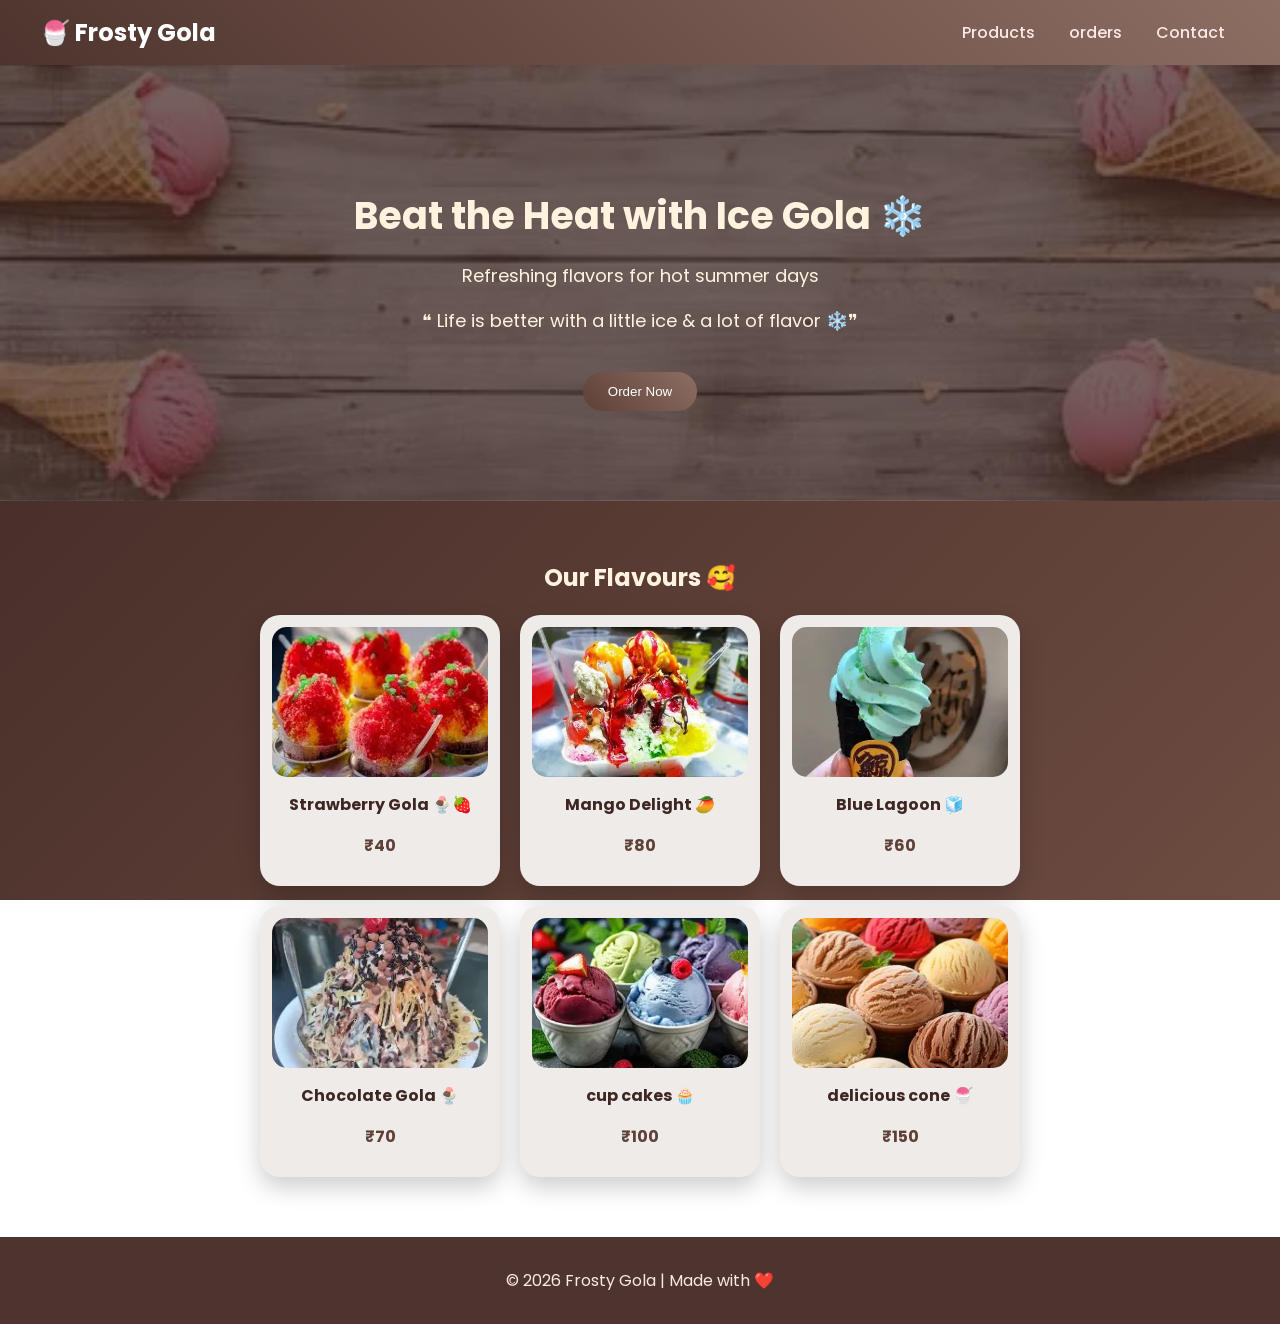
<file: index.html>
<!DOCTYPE html>
<html lang="en">
<head>
<meta charset="UTF-8">
<meta name="google-site-verification" content="qOylwnANZVmRvMrrC9NrRVi--5DBIg5YyF0JvohyP0U" />
<meta name="viewport" content="width=device-width, initial-scale=1.0">

<title>Frosty Gola | Best Ice Gola in India 🍧</title>

<meta name="description" content="Frosty Gola offers refreshing ice gola flavors like strawberry, mango, chocolate and more. Beat the heat with delicious gola treats.">

<meta name="keywords" content="ice gola, gola shop, flavored ice, gola near me, gola India, summer drinks">

<meta name="author" content="Frosty Gola">

<!-- Open Graph -->
<meta property="og:title" content="Frosty Gola 🍧">
<meta property="og:description" content="Cool & refreshing gola for summer">
<meta property="og:image" content="image/10.webp">
<meta property="og:type" content="website">

<link rel="stylesheet" href="style.css">
<link rel="icon" href="image/favicon.ico">

</head>
<body>
<!-- Google tag (gtag.js) -->
<script async src="https://www.googletagmanager.com/gtag/js?id=G-VBEPF2JQ1K"></script>
<script>
  window.dataLayer = window.dataLayer || [];
  function gtag(){dataLayer.push(arguments);}
  gtag('js', new Date());

  gtag('config', 'G-VBEPF2JQ1K');
</script>
<!-- Navbar -->
 
<header>
    <h2>🍧 Frosty Gola</h2>
    <nav>
   
<a href="products.html">Products</a>
<a href="order.html">orders</a>
<a href="contact.html">Contact</a>

</nav>
</header>


<!-- Hero Section -->
<section class="hero">
    <h1>Beat the Heat with Ice Gola ❄️</h1>
    <p>Refreshing flavors for hot summer days</p>
     <p class="quote">❝ Life is better with a little ice & a lot of flavor ❄️❞</p>
   <a href="products.html">
    <button>Order Now</button>
</a>
</section>

<!-- Products -->
<section class="products">
    <h2>Our Flavours 🥰</h2>

    <div class="card-container">
        <div class="card">
            <img src="image\10.webp" alt="">
            <h3>Strawberry Gola 🍨🍓</h3>
            <p>₹40</p>
        </div>

        <div class="card">
            <img src="image\5.webp" alt="">
            <h3>Mango Delight 🥭</h3>
            <p>₹80</p>
        </div>

        <div class="card">
            <img src="image\8.webp" alt="">
            <h3>Blue Lagoon 🧊</h3>
            <p>₹60</p>
        </div>
       
        <div class="card">
            <img src="image\9.webp" alt="">
            <h3>Chocolate Gola 🍨</h3>
            <p>₹70</p>
        </div>
        <div class="card">
            <img src="image\3.webp" alt="">
            <h3>cup cakes 🧁</h3>
            <p>₹100</p>
        </div>
        <div class="card">
            <img src="image\2.webp"alt="">
            <h3>delicious cone 🍧</h3>
            <p>₹150</p>
        </div>
    </div>
</section>

<!-- Footer -->
<footer>
    <p>© 2026 Frosty Gola | Made with ❤️</p>
</footer>

</body>
</html>
</file>
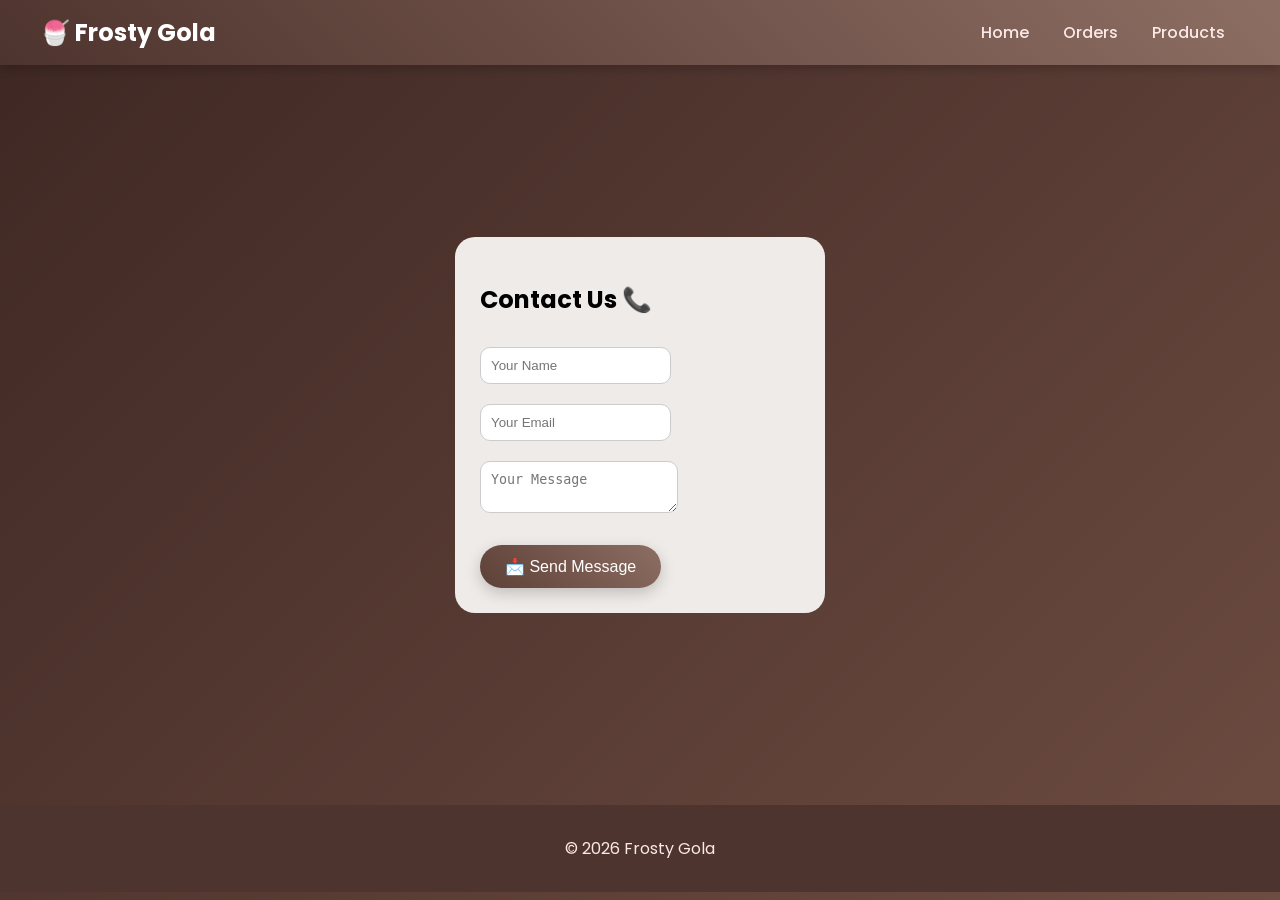
<file: contact.html>
<!DOCTYPE html>
<html lang="en">
<head>
<meta charset="UTF-8">
<meta name="viewport" content="width=device-width, initial-scale=1.0">

<title>Contact Frosty Gola | Ice Gola Shop</title>

<link rel="stylesheet" href="style.css">
<link rel="icon" href="images/favicon.ico">
</head>

<body>

<!-- HEADER -->
<header>
    <h2>🍧 Frosty Gola</h2>
    <nav>
        <a href="index.html">Home</a>
        <a href="order.html">Orders</a>
        <a href="products.html">Products</a>
    </nav>
</header>

<!-- CONTACT FORM -->
<section class="contact">
    <form onsubmit="showMessage(event)">
    <h2>Contact Us 📞</h2>

    <input type="text" placeholder="Your Name" required>
    <input type="email" placeholder="Your Email" required>
    <textarea placeholder="Your Message"></textarea>

    <button type="submit">📩 Send Message</button>
    <!-- ✅ MESSAGE AHI MUKO -->
    <p id="successMsg">Thank You! 😊 Message sent successfully!</p>
</form>

    <!-- SUCCESS MESSAGE -->
    <p id="successMsg" style="color: rgb(255, 255, 255); display: none; margin-top: 10px;">
        Thank You! 😊 Message sent successfully!
    </p>
</section>

<!-- FOOTER -->
<footer>
    <p>© 2026 Frosty Gola</p>
</footer>

<!-- SCRIPT -->
<script>
function showMessage(event) {
    event.preventDefault();

    document.getElementById("successMsg").style.display = "block";

    document.querySelector(".contact form").reset();
}
</script>

</body>
</html>
</file>
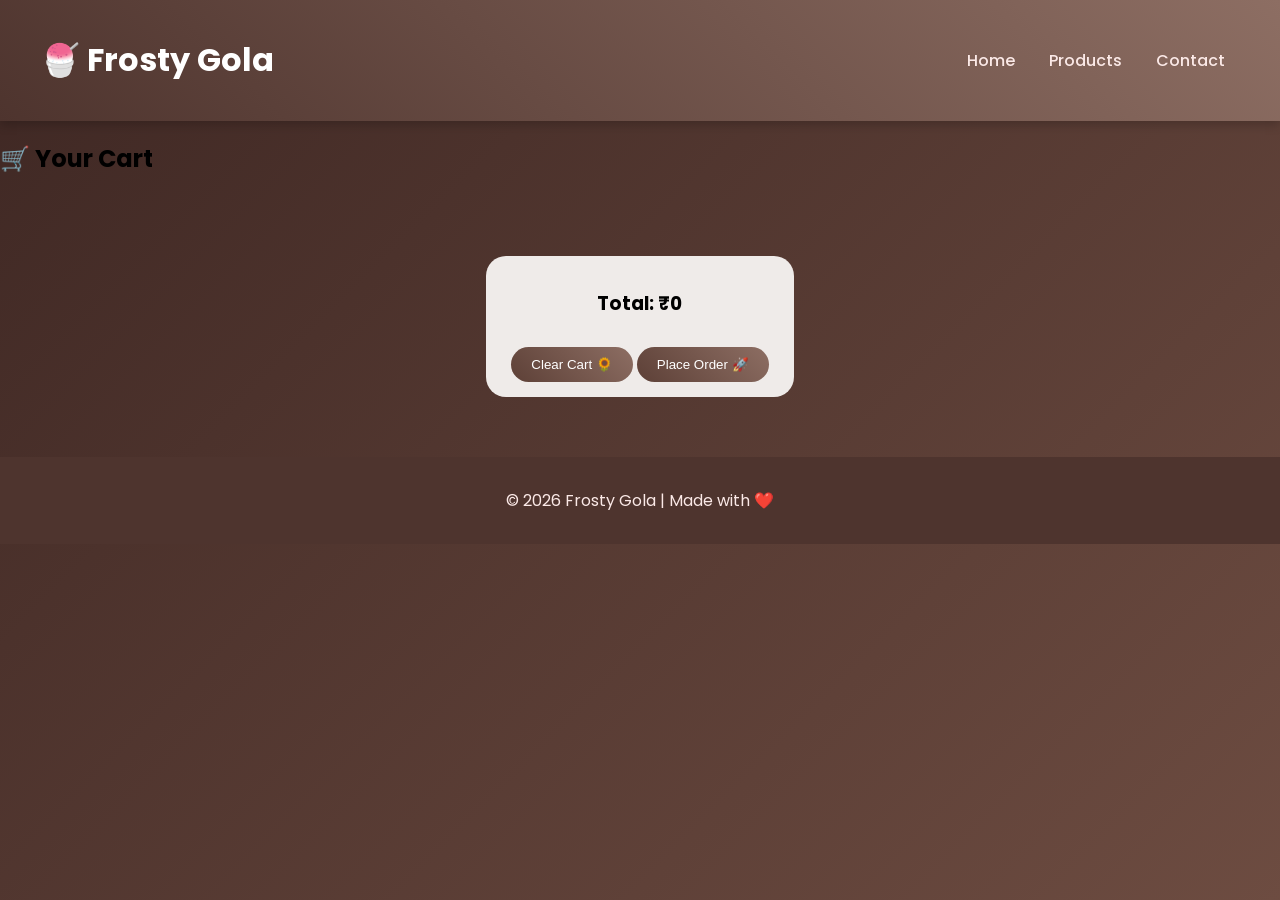
<file: order.html>
<!DOCTYPE html>
<html lang="en">
<head>

<meta charset="UTF-8">
<meta name="viewport" content="width=device-width, initial-scale=1.0">

<title>Your Cart | Frosty Gola Orders 🍧</title>

<meta name="description" content="View your Frosty Gola cart and order your favorite ice gola flavors like mango, strawberry, and chocolate.">

<meta name="keywords" content="frosty gola cart, order ice gola, gola order online, ice gola shop India">

<meta name="author" content="Frosty Gola">

<!-- Open Graph -->
<meta property="og:title" content="Frosty Gola Cart">
<meta property="og:description" content="Check your cart and order delicious gola 🍧">
<meta property="og:image" content="image/10.webp">
<meta property="og:type" content="website">

<link rel="stylesheet" href="style.css">
<link rel="icon" href="image/favicon.ico">

</head>

<body>

<!-- HEADER -->
<header>
    <h1>🍧 Frosty Gola</h1>
    <nav>
        <a href="index.html" title="Home Page">Home</a>
        <a href="products.html" title="View Products">Products</a>
        <a href="contact.html" title="Contact Us">Contact</a>
    </nav>
</header>

<!-- MAIN -->
<main>

<h2>🛒 Your Cart</h2>

<section class="order-container">

    <div id="cartItems" class="cart-items"></div>

    <div class="total-box">
        <h3>Total: ₹<span id="total">0</span></h3>

        <button onclick="clearCart()">Clear Cart 🌻</button>
        <button onclick="placeOrder()">Place Order 🚀</button>
    </div>

</section>

</main>

<!-- SCHEMA -->
<script type="application/ld+json">
{
 "@context": "https://schema.org",
 "@type": "ShoppingCart",
 "name": "Frosty Gola Cart",
 "description": "User cart for ordering ice gola products"
}
</script>

<!-- SCRIPT -->
<script>
let cart = JSON.parse(localStorage.getItem("cart")) || [];
let total = 0;
let output = "";

cart.forEach(item => {
    output += `<div class="order-card">
                    <h4>${item.name}</h4>
                    <p>₹${item.price}</p>
               </div>`;
    total += item.price;
});

document.getElementById("cartItems").innerHTML = output;
document.getElementById("total").innerText = total;

function clearCart() {
    localStorage.removeItem("cart");
    location.reload();
}

function placeOrder(){
    if(total === 0){
        alert("Your cart is empty 😢");
    } else {
        alert("🎉 Order placed successfully! Total: ₹" + total);
        localStorage.removeItem("cart");
        location.reload();
    }
}
</script>

<!-- FOOTER -->
<footer>
    <p>© 2026 Frosty Gola | Made with ❤️</p>
</footer>

</body>
</html>
</file>
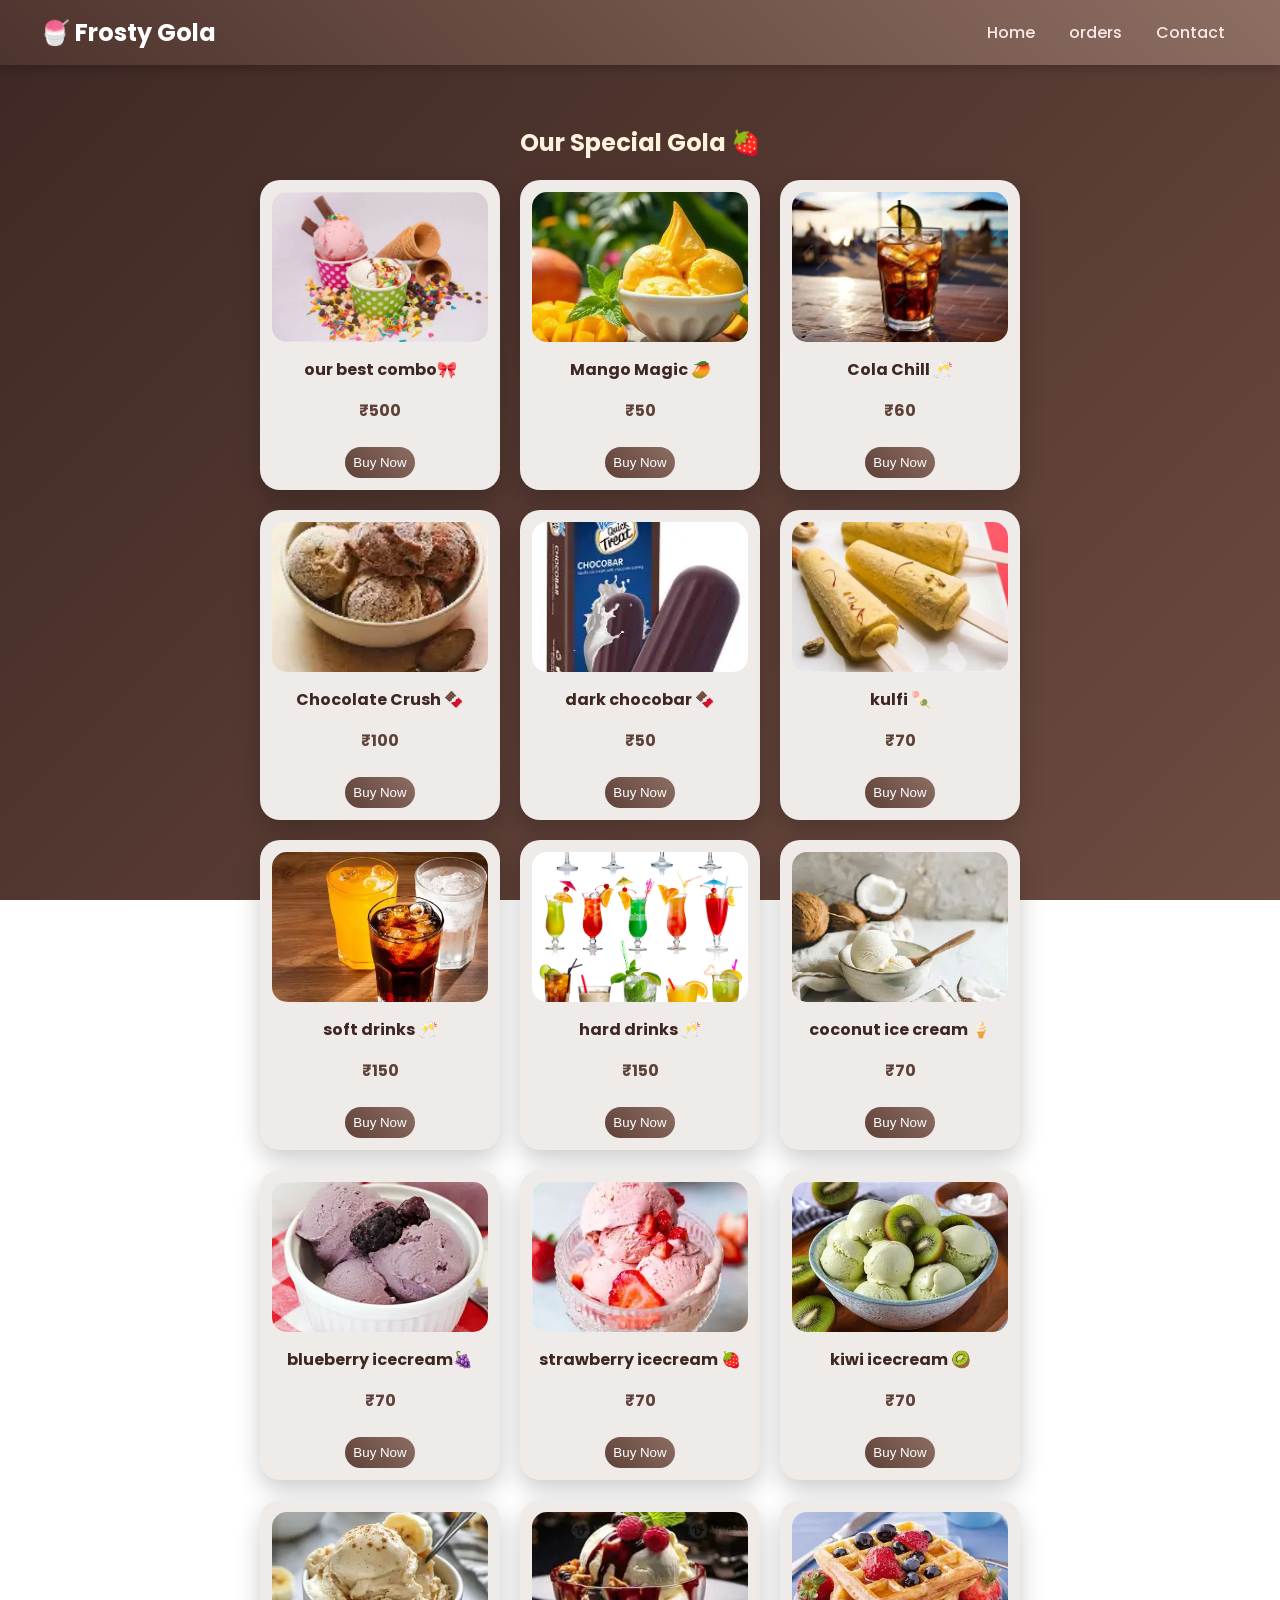
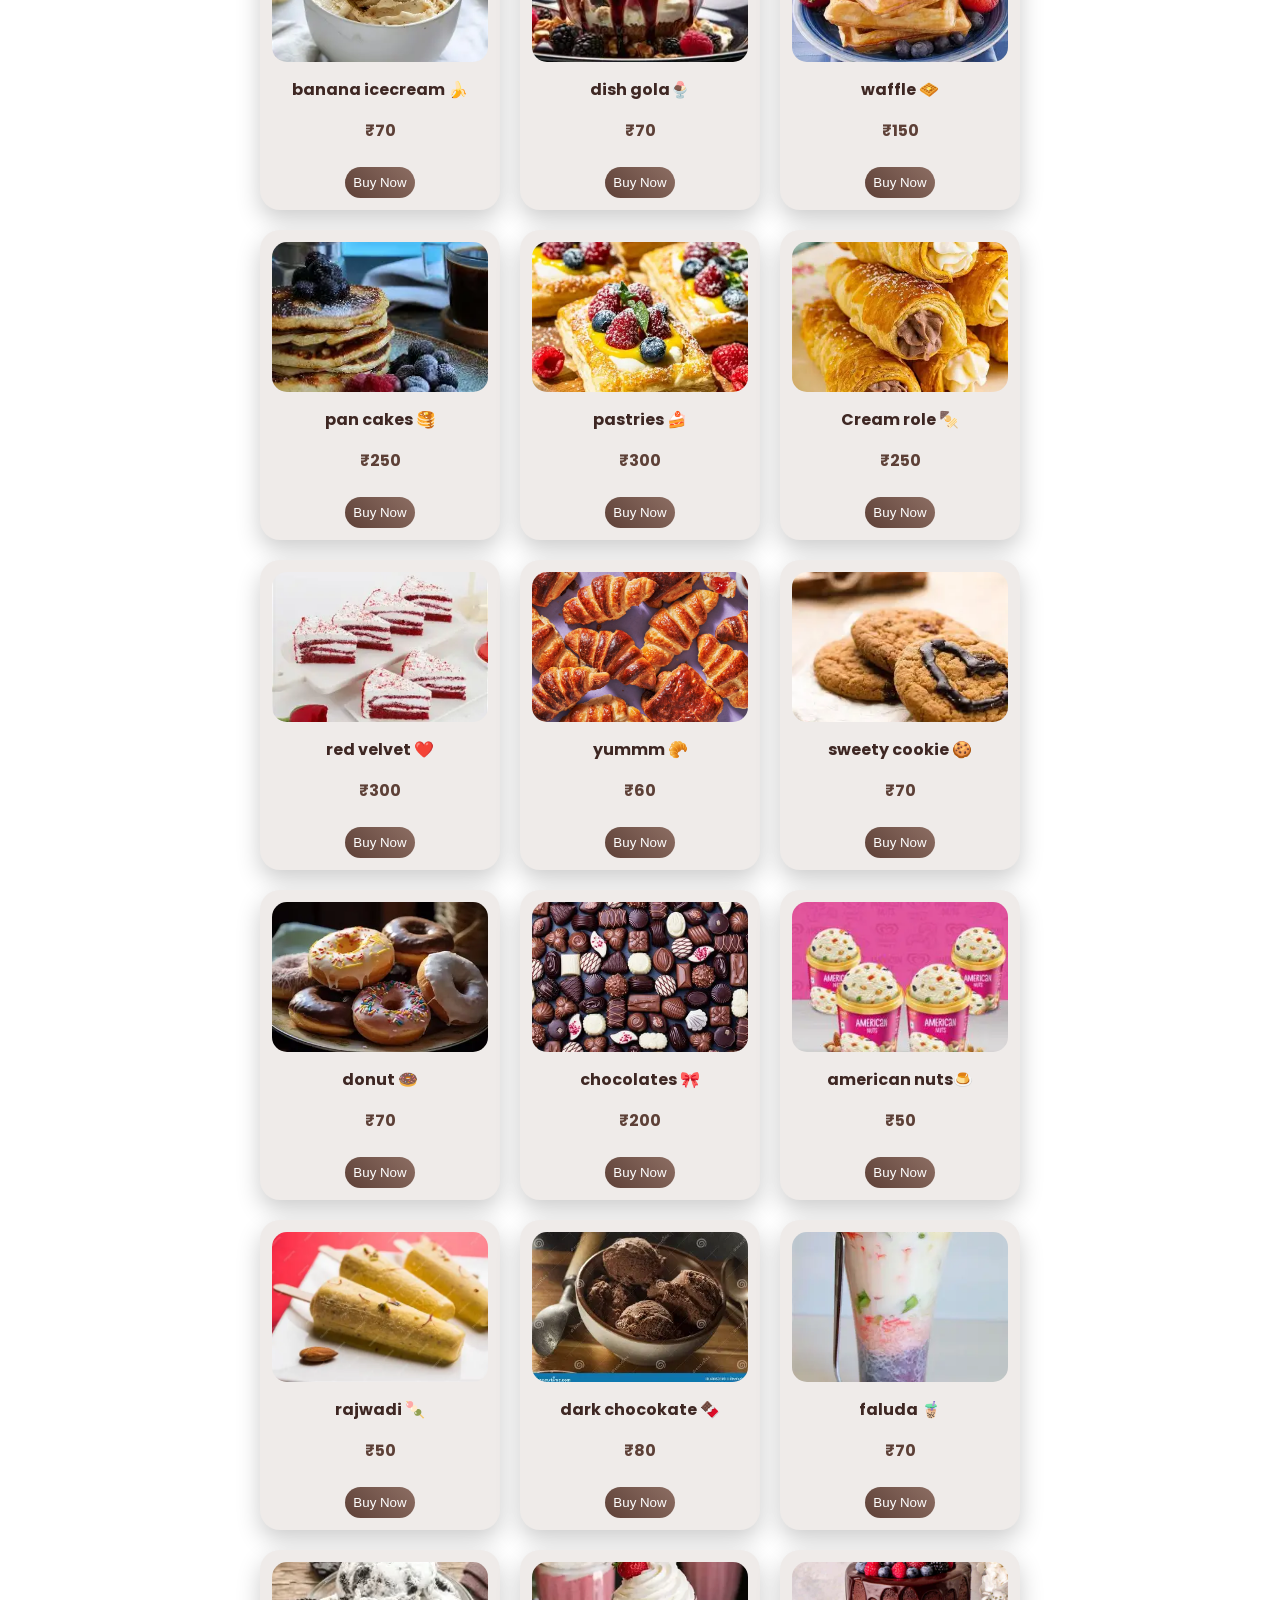
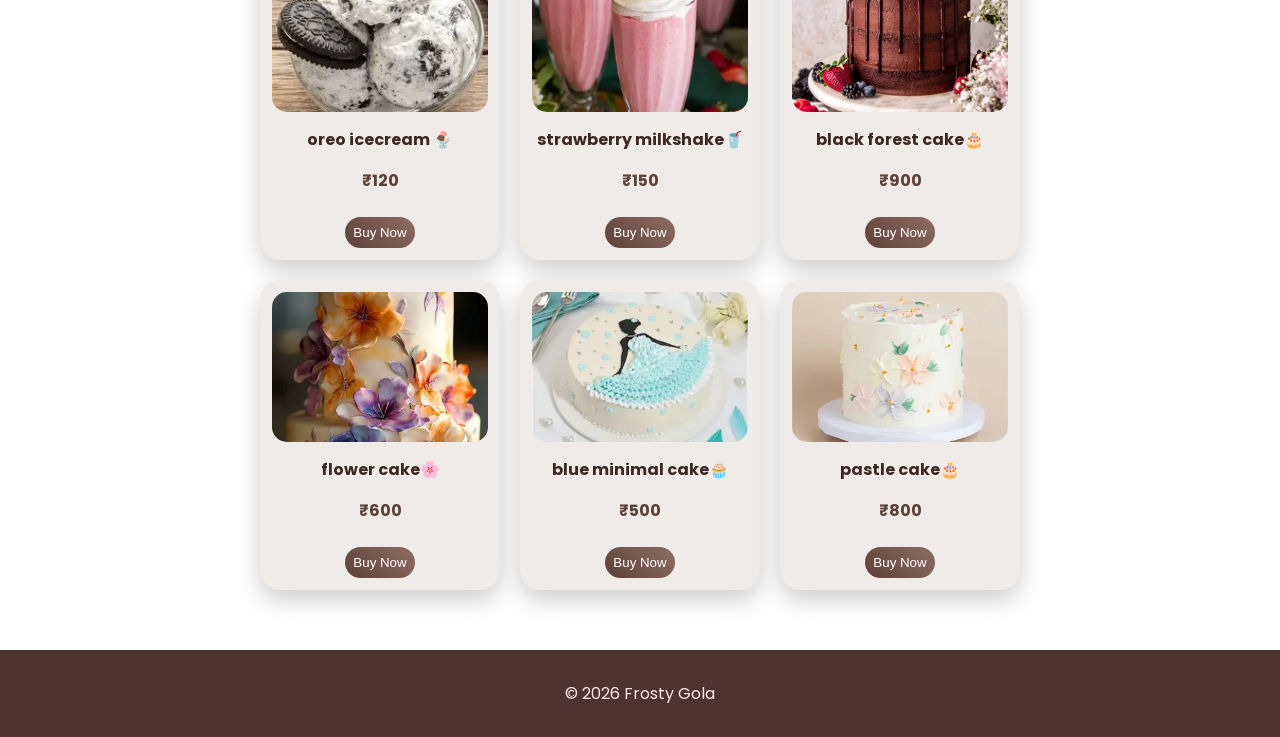
<file: products.html>
<!DOCTYPE html>
<html lang="en">
<head>

<meta charset="UTF-8">
<meta name="viewport" content="width=device-width, initial-scale=1.0">

<title>Frosty Gola Menu | Ice Gola, Desserts & Drinks 🍧</title>

<meta name="description" content="Explore Frosty Gola menu with ice gola, ice creams, cakes, waffles, faluda, and refreshing drinks. Best dessert shop in India.">

<meta name="keywords" content="gola menu, ice gola, desserts, cakes, waffles, faluda, ice cream, gola shop India">

<meta name="author" content="Frosty Gola">

<!-- Open Graph -->
<meta property="og:title" content="Frosty Gola Menu 🍧">
<meta property="og:description" content="Delicious gola, desserts and drinks">
<meta property="og:image" content="image/43.webp">
<meta property="og:type" content="website">

<link rel="stylesheet" href="style.css">
<link rel="icon" href="image/favicon.ico">

</head>
<body>

<header>
    <h2>🍧 Frosty Gola</h2>
    <nav>
        <a href="index.html">Home</a>
   <a href="order.html">orders</a>
        <a href="contact.html">Contact</a>
     
    </nav>
    
    
</header>
<script>
 
function addToCart(name, price) {

    let cart = JSON.parse(localStorage.getItem("cart")) || [];

    cart.push({
        name: name,
        price: price
    });

    localStorage.setItem("cart", JSON.stringify(cart));

    alert(name + " added to cart 🛒");
}
</script>
<section class="products">
    <h2>Our Special Gola 🍓</h2>

    <div class="card-container">

        <div class="card">
            <img src="image\43.webp"alt="">
            <h3>our best combo🎀</h3>
            <p class="price">₹500</p>
            <button onclick="addToCart('our best combo🎀',500)">Buy Now</button>
        </div>

        <div class="card">
            <img src="image\11.webp" alt="">
            <h3>Mango Magic 🥭</h3>
            <p class="price">₹50</p>
            <button onclick="addToCart('Mango Magic 🥭',50)">Buy Now</button>
        </div>

        <div class="card">
            <img src="image\12.webp" alt="">
            <h3>Cola Chill 🥂</h3>
            <p class="price">₹60</p>
           <button onclick="addToCart('Cola Chill 🥂',60)">Buy Now</button>
        </div>

        <div class="card">
            <img src="image\1.webp" alt="">
            <h3>Chocolate Crush 🍫</h3>
            <p class="price">₹100</p>
            <button onclick="addToCart('Chocolate Crush 🍫',100)">Buy Now</button>
        </div>
 

   <div class="card">
            <img src="image\13.webp" alt="">
            <h3> dark chocobar 🍫</h3>
            <p class="price">₹50</p>
           <button onclick="addToCart(' dark chocobar 🍫',50)">Buy Now</button>
        </div>

           <div class="card">
            <img src="image\14.webp" alt="">
            <h3> kulfi 🍡</h3>
            <p class="price">₹70</p>
          <button onclick="addToCart(' kulfi 🍡',70)">Buy Now</button>
        </div>

           <div class="card">
            <img src="image\15.webp" alt="">
            <h3>soft drinks 🥂</h3>
            <p class="price">₹150</p>
           <button onclick="addToCart('soft drinks 🥂',150)">Buy Now</button>
        </div>

           <div class="card">
            <img src="image\16.jpg" alt="">
            <h3>hard drinks 🥂</h3>
            <p class="price">₹150</p>
            <button onclick="addToCart('hard drinks 🥂',150)">Buy Now</button>
        </div>

           <div class="card">
            <img src="image\17.webp" alt="">
            <h3>coconut ice cream 🍦</h3>
            <p class="price">₹70</p>
           <button onclick="addToCart('coconut ice cream 🍦',70)">Buy Now</button>
        </div>

           <div class="card">
            <img src="image\18.webp" alt="">
            <h3>blueberry icecream🍇</h3>
            <p class="price">₹70</p>
            <button onclick="addToCart('blueberry icecream🍇',70)">Buy Now</button>
        </div>

           <div class="card">
            <img src="image\19.webp" alt="">
            <h3>strawberry icecream 🍓</h3>
            <p class="price">₹70</p>
           <button onclick="addToCart('strawberry icecream 🍓',70)">Buy Now</button>
        </div>

           <div class="card">
            <img src="image\20.webp" alt="">
            <h3>kiwi icecream 🥝</h3>
            <p class="price">₹70</p>
            <button onclick="addToCart('kiwi icecream 🥝',70)">Buy Now</button>
        </div>

           <div class="card">
            <img src="image\21.webp" alt="">
            <h3>banana icecream 🍌</h3>
            <p class="price">₹70</p>
           <button onclick="addToCart('banana icecream 🍌',70)">Buy Now</button>
        </div>

           <div class="card">
            <img src="image\22.webp" alt="">
            <h3>dish gola🍨</h3>
            <p class="price">₹70</p>
          <button onclick="addToCart('dish gola🍨',70)">Buy Now</button>
        </div>

           <div class="card">
            <img src="image\23.webp" alt="">
            <h3>waffle 🧇</h3>
            <p class="price">₹150</p>
           <button onclick="addToCart('waffle 🧇',150)">Buy Now</button>
        </div>

           <div class="card">
            <img src="image\24.webp" alt="">
            <h3>pan cakes 🥞</h3>
            <p class="price">₹250</p>
           <button onclick="addToCart('pan cakes 🥞',250)">Buy Now</button>
        </div>
             <div class="card">
            <img src="image\25.webp" alt="">
            <h3>pastries 🍰</h3>
            <p class="price">₹300</p>
           <button onclick="addToCart('pastries 🍰',300)">Buy Now</button>
        </div>


           <div class="card">
            <img src="image\26.webp" alt="">
            <h3>Cream role 🍢</h3>
            <p class="price">₹250</p>
          <button onclick="addToCart('Cream role 🍢',250)">Buy Now</button>
        </div>

           <div class="card">
            <img src="image\28.webp" alt="">
            <h3>red velvet ❤️</h3>
            <p class="price">₹300</p>
            <button onclick="addToCart('red velvet ❤️',300)">Buy Now</button>
        </div>

           <div class="card">
            <img src="image\27.avif" alt="">
            <h3>yummm 🥐</h3>
            <p class="price">₹60</p>
          <button onclick="addToCart('yummm 🥐',60)">Buy Now</button>
        </div>

           <div class="card">
            <img src="image\30.webp" alt="">
            <h3>sweety cookie 🍪</h3>
            <p class="price">₹70</p>
           <button onclick="addToCart('sweety cookie 🍪',70)">Buy Now</button>
        </div>

   <div class="card">
            <img src="image\31.webp" alt="">
            <h3>donut 🍩</h3>
            <p class="price">₹70</p>
           <button onclick="addToCart('donut 🍩',70)">Buy Now</button>
        </div>


           <div class="card">
            <img src="image\32.webp" alt="">
            <h3>chocolates 🎀</h3>
            <p class="price">₹200</p>
           <button onclick="addToCart('chocolates 🎀',200)">Buy Now</button>
        </div>

           <div class="card">
            <img src="image\33.webp" alt="">
            <h3>american nuts🍮</h3>
            <p class="price">₹50</p>
          <button onclick="addToCart('american nuts🍮',50)">Buy Now</button>
        </div>

           <div class="card">
            <img src="image\34.webp" alt="">
            <h3>rajwadi 🍡</h3>
            <p class="price">₹50</p>
          <button onclick="addToCart('rajwadi 🍡',50)">Buy Now</button>
        </div>

           <div class="card">
            <img src="image\35.webp" alt="">
            <h3>dark chocokate 🍫</h3>
            <p class="price">₹80</p>
           <button onclick="addToCart('dark chocokate 🍫',80)">Buy Now</button>
        </div>

           <div class="card">
            <img src="image\36.webp" alt="">
            <h3>faluda 🧋</h3>
            <p class="price">₹70</p>
           <button onclick="addToCart('faluda 🧋',70)">Buy Now</button>
        </div>

           <div class="card">
            <img src="image\37.webp" alt="">
            <h3>oreo icecream 🍨</h3>
            <p class="price">₹120</p>
          <button onclick="addToCart('oreo icecream 🍨',120)">Buy Now</button>
        </div>

           <div class="card">
            <img src="image\38.webp" alt="">
            <h3>strawberry milkshake🥤</h3>
            <p class="price">₹150</p>
           <button onclick="addToCart('strawberry milkshake🥤',150)">Buy Now</button>
        </div>

           <div class="card">
            <img src="image\39.jpg" alt="">
            <h3>black forest cake🎂</h3>
            <p class="price">₹900</p>
          <button onclick="addToCart('black forest cake🎂',900)">Buy Now</button>
        </div>

           <div class="card">
            <img src="image\40.webp" alt="">
            <h3>flower cake🌸</h3>
            <p class="price">₹600</p>
           <button onclick="addToCart('flower cake🌸',600)">Buy Now</button>
        </div>

           <div class="card">
            <img src="image\41.webp" alt="">
            <h3>blue minimal cake🧁</h3>
            <p class="price">₹500</p>
           <button onclick="addToCart('blue minimal cake🧁',500)">Buy Now</button>
        </div>

 <div class="card">
            <img src="image\42.webp" alt="">
            <h3>pastle cake🎂</h3>
            <p class="price">₹800</p>
            <button onclick="addToCart('pastle cake🎂',800)">Buy Now</button>
        </div>


    </div>
</section>

<footer>
    <p>© 2026 Frosty Gola</p>
</footer>

</body>
</html>
</file>
<file: style.css>
/* Google Font */
@import url('https://fonts.googleapis.com/css2?family=Poppins:wght@300;400;600&display=swap');

/* BODY */
body {
    margin: 0;
    font-family: 'Poppins', sans-serif;
    background: linear-gradient(135deg, #3e2723, #6d4c41);
    background-attachment: fixed;
}

/* NAVBAR */
header {
    display: flex;
    justify-content: space-between;
    align-items: center;
    padding: 15px 40px;
    background: linear-gradient(45deg, #4e342e, #8d6e63);
    color: white;
    box-shadow: 0 4px 10px rgba(0,0,0,0.2);
}

header h2 {
    margin: 0;
}

nav a {
    margin: 0 15px;
    color: #fbe9e7;
    text-decoration: none;
    font-weight: 500;
    transition: 0.3s;
}

nav a:hover {
    color: #ffccbc;
}

/* HERO */
.hero {
    text-align: center;
    padding: 90px 20px;
    background: 
        linear-gradient(rgba(62,39,35,0.7), rgba(62,39,35,0.7)),
        url("image/bg.webp");
    background-size: cover;
    background-position: center;
    color: #fff3e0;
}

.hero h1 {
    font-size: 38px;
    margin-bottom: 10px;
}

.hero p {
    font-size: 18px;
}

.hero button {
    margin-top: 20px;
    padding: 12px 25px;
    border: none;
    background: linear-gradient(45deg, #5d4037, #8d6e63);
    color: white;
    border-radius: 25px;
    cursor: pointer;
    transition: 0.3s;
}

.hero button:hover {
    transform: scale(1.1);
}

/* PRODUCTS */
.products {
    padding: 40px 20px;
    text-align: center;
}

.products h2 {
    margin-bottom: 20px;
    color: #fff3e0;
}

/* GRID */
.card-container {
    display: grid;
    grid-template-columns: repeat(3, 240px);
    justify-content: center;
    gap: 20px;
}

/* CARD */
.card {
    background: #efebe9;
    border-radius: 20px;
    padding: 12px;
    box-shadow: 0 10px 25px rgba(0,0,0,0.2);
    transition: 0.3s;
}

.card:hover {
    transform: translateY(-8px);
}

/* IMAGE */
.card img {
    width: 100%;
    height: 150px;
    border-radius: 15px;
    object-fit: cover;
}

/* TEXT */
.card h3 {
    margin: 8px 0;
    font-size: 16px;
    color: #3e2723;
}

.card p {
    color: #5d4037;
    font-weight: bold;
}

/* BUTTON */
.card button {
    margin-top: 8px;
    padding: 8px;
    border: none;
    background: linear-gradient(45deg, #5d4037, #8d6e63);
    color: white;
    border-radius: 20px;
    cursor: pointer;
    transition: 0.3s;
}

.card button:hover {
    transform: scale(1.05);
}

/* QUOTES */
.quotes {
    text-align: center;
    margin: 30px auto;
    padding: 20px;
    max-width: 500px;
    background: rgba(239,235,233,0.9);
    border-radius: 20px;
}

.quotes p {
    color: #4e342e;
    margin: 8px 0;
}

/* CART BOX */
.cart-box {
    font-size: 14px;
    background: #efebe9;
    color: #4e342e;
    padding: 6px 12px;
    border-radius: 20px;
    font-weight: bold;
}

/* ORDER PAGE */
.order-container {
    padding: 40px 20px;
    text-align: center;
}

.cart-items {
    display: grid;
    grid-template-columns: repeat(3, 240px);
    justify-content: center;
    gap: 20px;
}

.order-card {
    background: #efebe9;
    padding: 12px;
    border-radius: 15px;
    box-shadow: 0 8px 20px rgba(0,0,0,0.2);
}

.order-card p {
    color: #5d4037;
    font-weight: bold;
}

/* TOTAL BOX */
.total-box {
    margin-top: 20px;
    background: #efebe9;
    display: inline-block;
    padding: 15px 25px;
    border-radius: 20px;
}

.total-box button {
    margin-top: 10px;
    padding: 10px 20px;
    border: none;
    background: linear-gradient(45deg, #5d4037, #8d6e63);
    color: white;
    border-radius: 20px;
    cursor: pointer;
}

/* CONTACT */
.contact {
    display: flex;
    justify-content: center;
    align-items: center;
    height: 80vh;
}

.contact form {
    background: #efebe9;
    padding: 25px;
    width: 320px;
    border-radius: 20px;
}

.contact input,
.contact textarea {
    margin: 10px 0;
    padding: 10px;
    border-radius: 10px;
    border: 1px solid #ccc;
}

/* FOOTER */
footer {
    text-align: center;
    padding: 15px;
    background: #4e342e;
    color: #fbe9e7;
    margin-top: 20px;
}

/* RESPONSIVE */
@media (max-width: 900px) {
    .card-container,
    .cart-items {
        grid-template-columns: repeat(2, 240px);
    }
}

@media (max-width: 500px) {
    .card-container,
    .cart-items {
        grid-template-columns: 1fr;
    }

    header {
        flex-direction: column;
        gap: 10px;
    }
}
#successMsg {
    display: none;
    margin-top: 15px;
    text-align: center;   /* center ma laavse */
    color: green;
    background: #e8f5e9;
    padding: 10px;
    border-radius: 10px;
}
/* CONTACT BUTTON */
.contact button {
    margin-top: 15px;
    padding: 12px 25px;
    border: none;
    border-radius: 30px;

    background: linear-gradient(45deg, #5d4037, #8d6e63); /* brown theme */
    color: white;
    font-size: 16px;
    font-weight: 500;

    cursor: pointer;
    transition: all 0.3s ease;

    box-shadow: 0 5px 15px rgba(0,0,0,0.2);
}

/* HOVER EFFECT */
.contact button:hover {
    transform: translateY(-3px) scale(1.05);
    background: linear-gradient(45deg, #3e2723, #6d4c41);
    box-shadow: 0 8px 20px rgba(0,0,0,0.3);
}

/* CLICK EFFECT */
.contact button:active {
    transform: scale(0.95);
    box-shadow: 0 3px 10px rgba(0,0,0,0.2);
}
</file>
